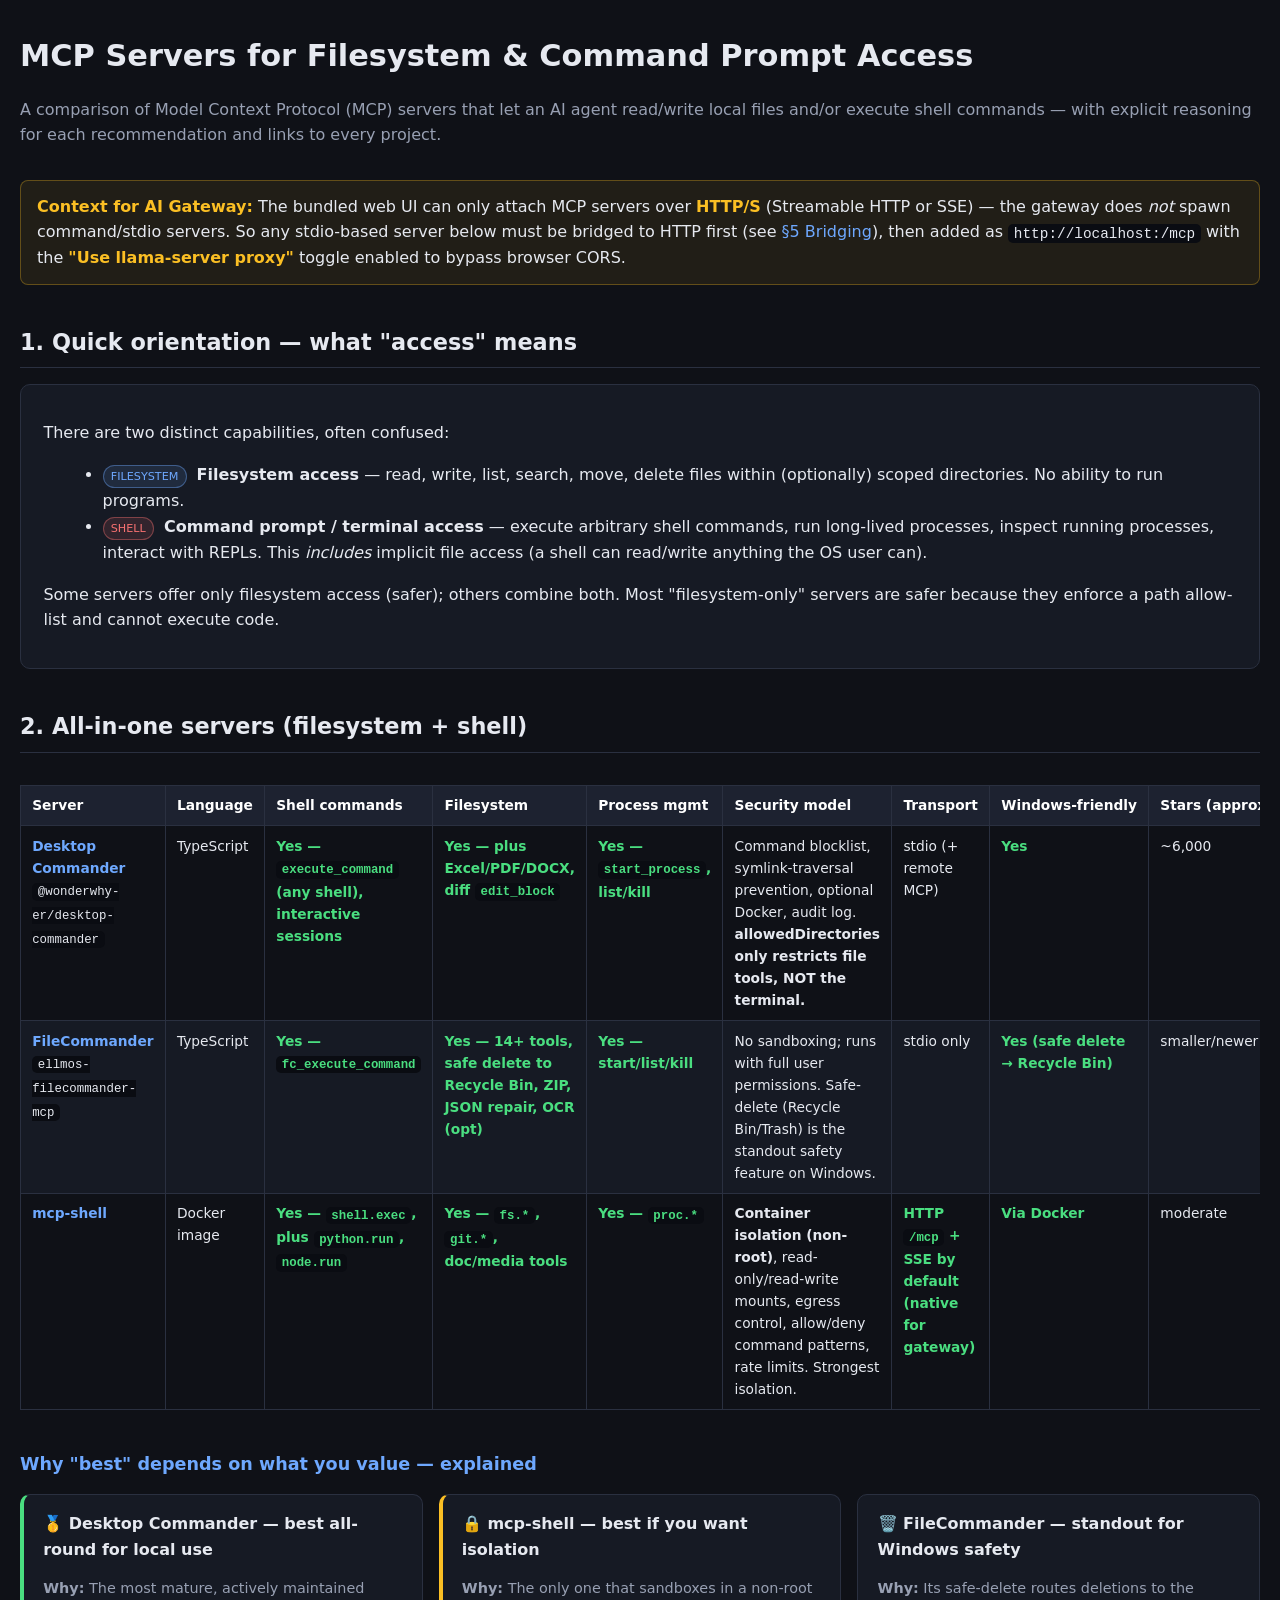
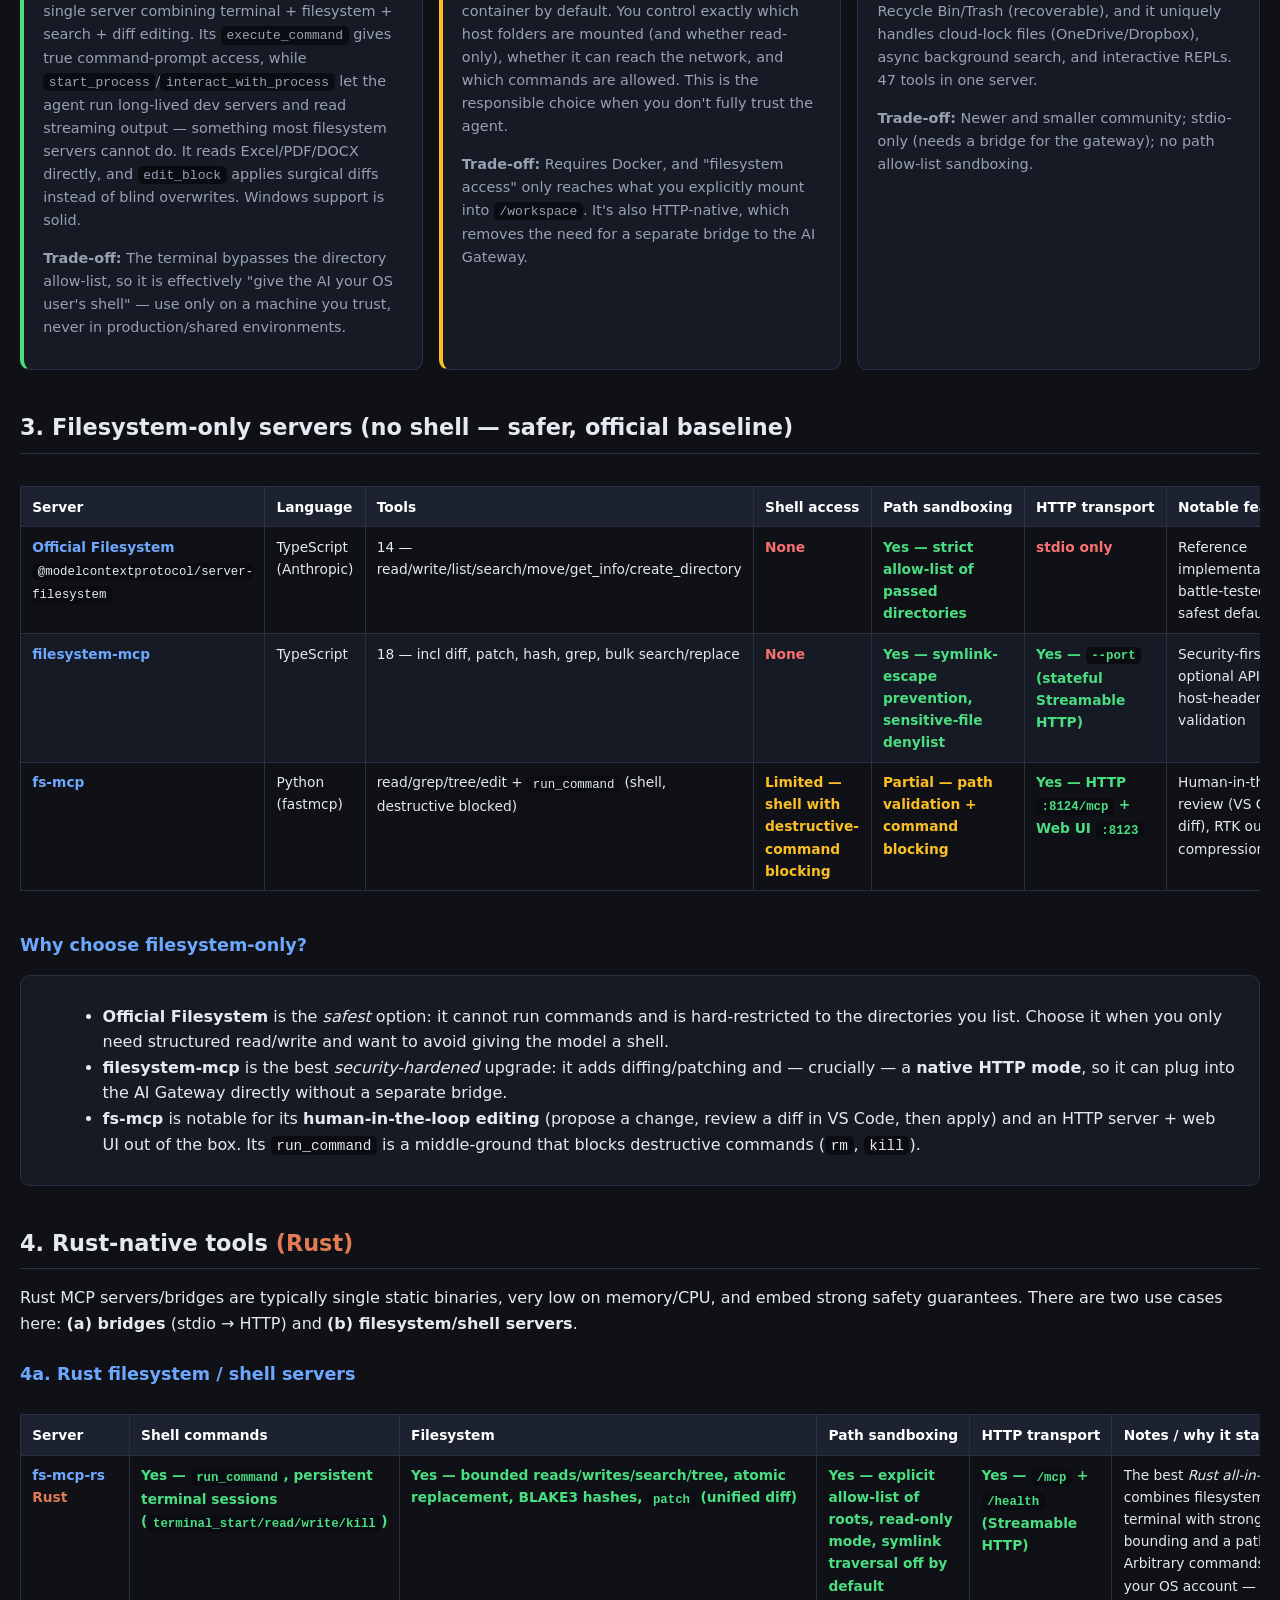
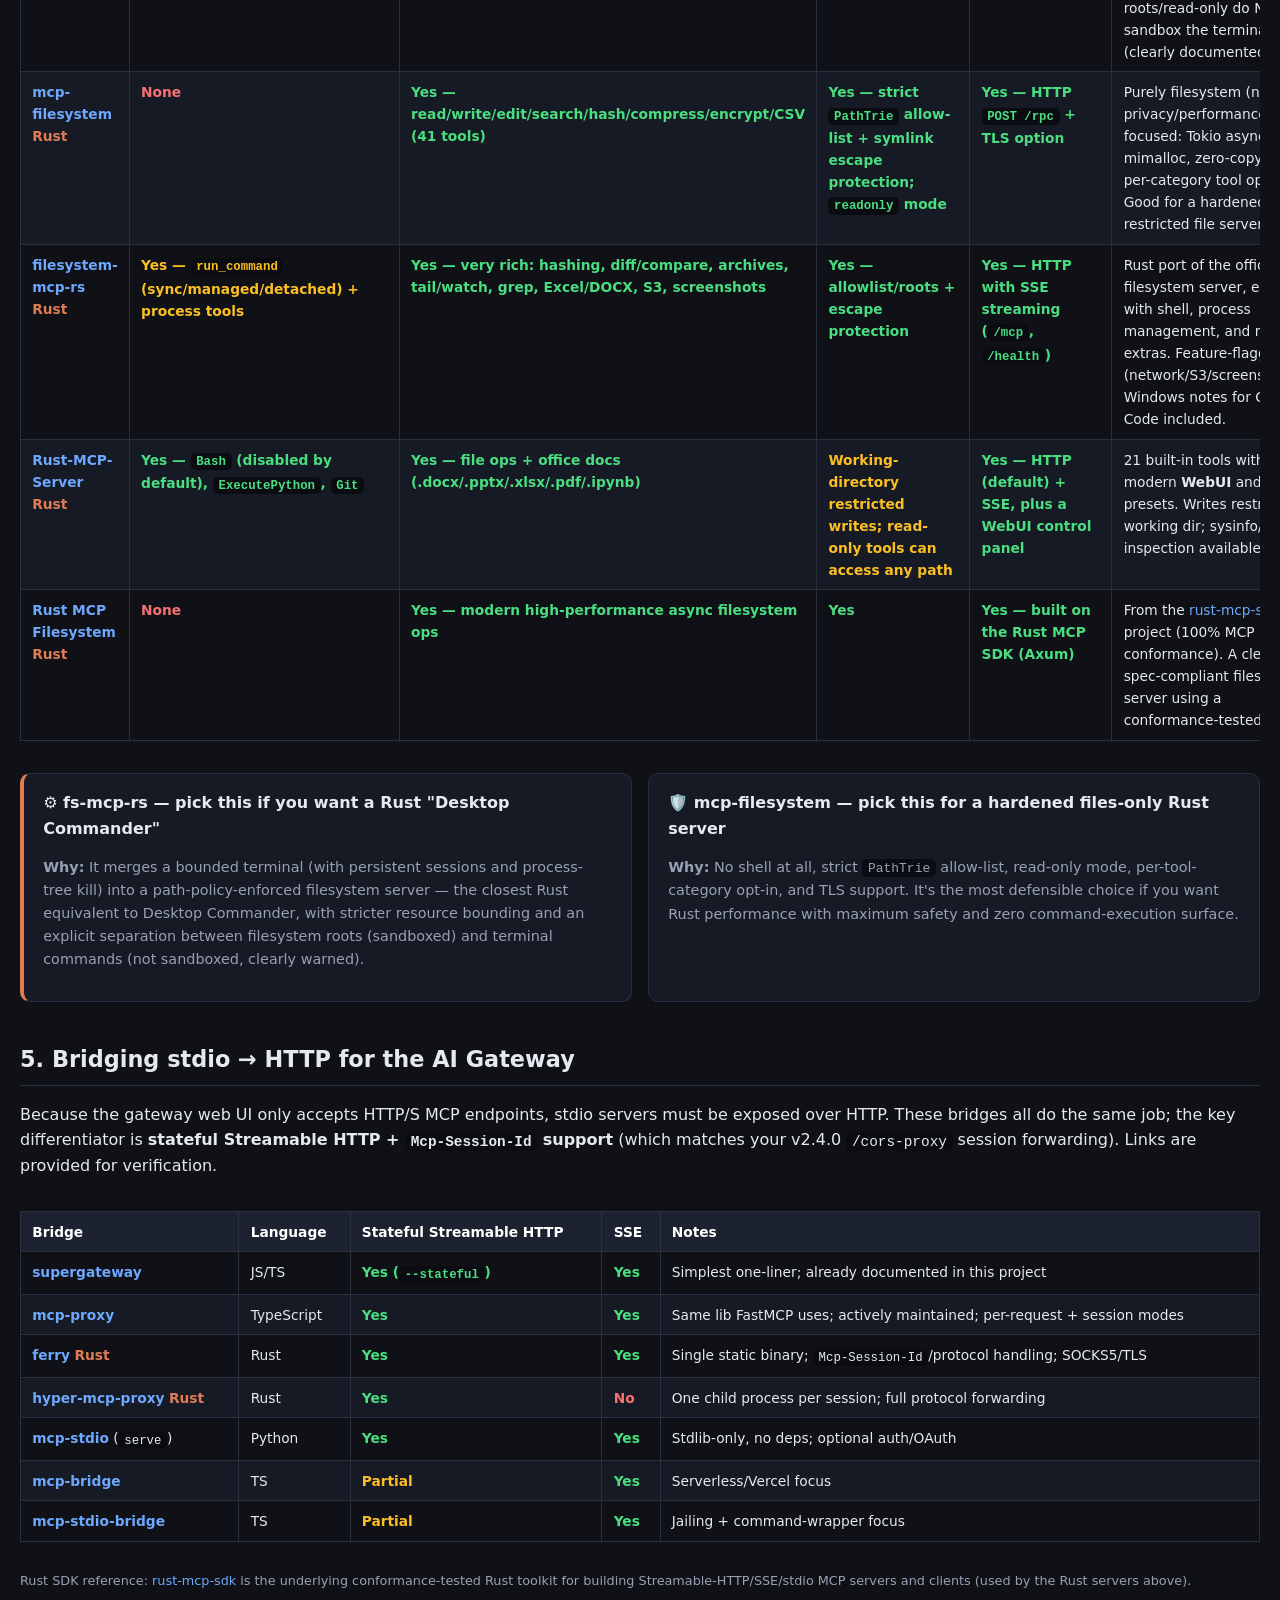
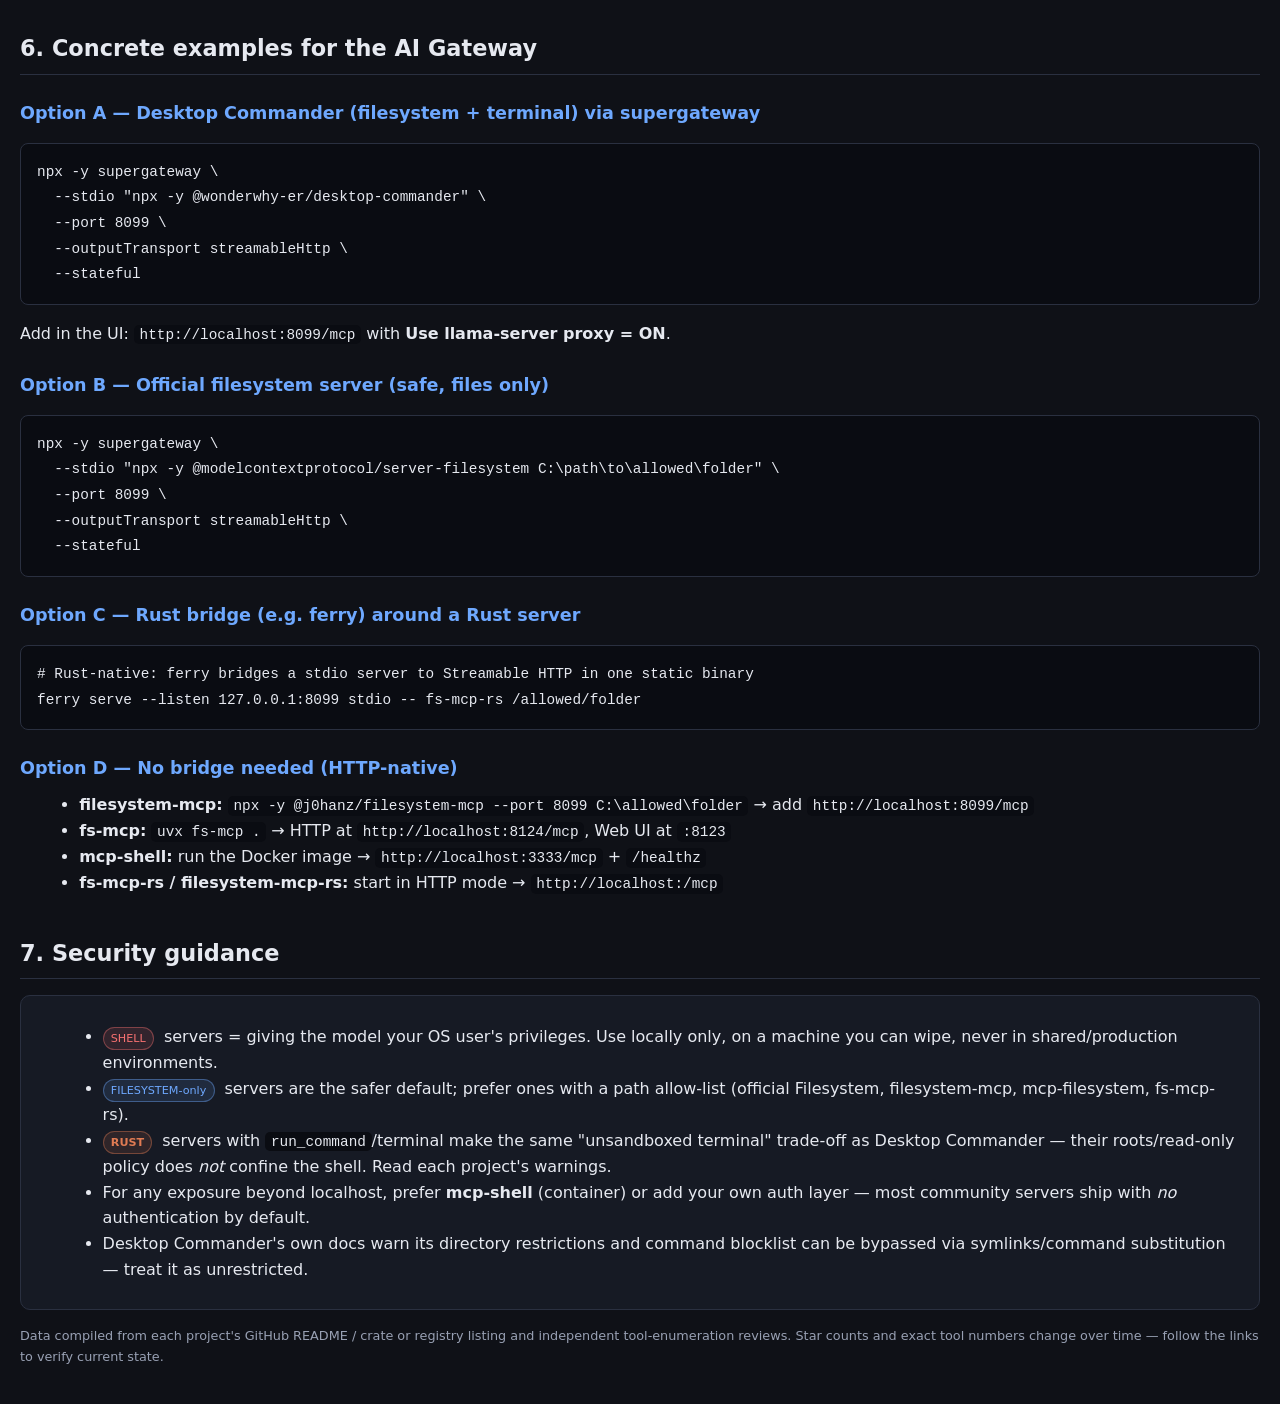
<file: mcp-servers-comparison.html>
<!DOCTYPE html>
<html lang="en">
<head>
<meta charset="UTF-8">
<meta name="viewport" content="width=device-width, initial-scale=1.0">
<title>MCP Servers — Filesystem & Command Prompt Access Comparison</title>
<style>
  :root {
    --bg: #0f1117;
    --panel: #161a24;
    --panel-2: #1d2230;
    --border: #2a3040;
    --text: #e6e9f0;
    --muted: #98a0b3;
    --accent: #6ea8fe;
    --good: #4ade80;
    --warn: #fbbf24;
    --bad: #f87171;
    --code-bg: #0a0c12;
  }
  * { box-sizing: border-box; }
  body {
    margin: 0;
    font-family: "Segoe UI", system-ui, -apple-system, Roboto, Helvetica, Arial, sans-serif;
    background: var(--bg);
    color: var(--text);
    line-height: 1.6;
    padding: 2rem 1rem;
  }
  .wrap { max-width: 1240px; margin: 0 auto; }
  h1 { margin: 0 0 .25rem; font-size: 1.9rem; }
  h2 { margin: 2.5rem 0 1rem; font-size: 1.4rem; border-bottom: 1px solid var(--border); padding-bottom: .4rem; }
  h3 { margin: 1.5rem 0 .6rem; font-size: 1.1rem; color: var(--accent); }
  p, li { color: var(--text); }
  a { color: var(--accent); text-decoration: none; }
  a:hover { text-decoration: underline; }
  .subtitle { color: var(--muted); margin-bottom: 2rem; }
  .panel { background: var(--panel); border: 1px solid var(--border); border-radius: 10px; padding: 1.2rem 1.4rem; margin: 1rem 0; }
  code, pre { font-family: "Cascadia Code", "JetBrains Mono", Consolas, monospace; }
  code { background: var(--code-bg); padding: .1rem .35rem; border-radius: 5px; font-size: .9em; }
  pre { background: var(--code-bg); padding: 1rem; border-radius: 8px; overflow-x: auto; border: 1px solid var(--border); }
  pre code { background: none; padding: 0; }
  .rust { color: #e07b53; font-weight: 600; }
  .table-scroll { overflow-x: auto; }
  table { border-collapse: collapse; width: 100%; margin: 1rem 0; font-size: .86rem; }
  th, td { border: 1px solid var(--border); padding: .55rem .7rem; text-align: left; vertical-align: top; }
  th { background: var(--panel-2); color: #fff; white-space: nowrap; }
  tr:nth-child(even) td { background: var(--panel); }
  .y { color: var(--good); font-weight: 600; }
  .n { color: var(--bad); font-weight: 600; }
  .p { color: var(--warn); font-weight: 600; }
  .tag { display: inline-block; font-size: .7rem; padding: .1rem .45rem; border-radius: 99px; border: 1px solid var(--border); color: var(--muted); margin-right: .3rem; white-space: nowrap; }
  .tag.shell { background: rgba(248,113,113,.12); color: var(--bad); border-color: rgba(248,113,113,.4); }
  .tag.fs { background: rgba(110,168,254,.12); color: var(--accent); border-color: rgba(110,168,254,.4); }
  .tag.http { background: rgba(74,222,128,.12); color: var(--good); border-color: rgba(74,222,128,.4); }
  .tag.rust { background: rgba(224,123,83,.12); color: #e07b53; border-color: rgba(224,123,83,.4); }
  .card-grid { display: grid; grid-template-columns: repeat(auto-fit, minmax(300px, 1fr)); gap: 1rem; margin: 1rem 0; }
  .card { background: var(--panel); border: 1px solid var(--border); border-radius: 10px; padding: 1rem 1.2rem; }
  .card h4 { margin: 0 0 .5rem; }
  .best { border-left: 4px solid var(--good); }
  .cautious { border-left: 4px solid var(--warn); }
  .rusty { border-left: 4px solid #e07b53; }
  .why { color: var(--muted); font-size: .9rem; }
  ul { margin: .5rem 0 .5rem 1.2rem; }
  .note { background: rgba(251,191,36,.08); border: 1px solid rgba(251,191,36,.3); border-radius: 8px; padding: .8rem 1rem; margin: 1rem 0; }
  .note strong { color: var(--warn); }
  .small { font-size: .8rem; color: var(--muted); }
  .gh { opacity: .85; font-size: .82em; }
</style>
</head>
<body>
<div class="wrap">

  <h1>MCP Servers for Filesystem & Command Prompt Access</h1>
  <p class="subtitle">A comparison of Model Context Protocol (MCP) servers that let an AI agent read/write local files and/or execute shell commands — with explicit reasoning for each recommendation and links to every project.</p>

  <div class="note">
    <strong>Context for AI Gateway:</strong> The bundled web UI can only attach MCP servers over <strong>HTTP/S</strong> (Streamable HTTP or SSE) — the gateway does <em>not</em> spawn command/stdio servers. So any stdio-based server below must be bridged to HTTP first (see <a href="#bridging">§5 Bridging</a>), then added as <code>http://localhost:<port>/mcp</code> with the <strong>"Use llama-server proxy"</strong> toggle enabled to bypass browser CORS.
  </div>

  <h2>1. Quick orientation — what "access" means</h2>
  <div class="panel">
    <p>There are two distinct capabilities, often confused:</p>
    <ul>
      <li><span class="tag fs">FILESYSTEM</span> <strong>Filesystem access</strong> — read, write, list, search, move, delete files within (optionally) scoped directories. No ability to run programs.</li>
      <li><span class="tag shell">SHELL</span> <strong>Command prompt / terminal access</strong> — execute arbitrary shell commands, run long-lived processes, inspect running processes, interact with REPLs. This <em>includes</em> implicit file access (a shell can read/write anything the OS user can).</li>
    </ul>
    <p>Some servers offer only filesystem access (safer); others combine both. Most "filesystem-only" servers are safer because they enforce a path allow-list and cannot execute code.</p>
  </div>

  <h2>2. All-in-one servers (filesystem + shell)</h2>
  <div class="table-scroll">
  <table>
    <thead>
      <tr>
        <th>Server</th>
        <th>Language</th>
        <th>Shell commands</th>
        <th>Filesystem</th>
        <th>Process mgmt</th>
        <th>Security model</th>
        <th>Transport</th>
        <th>Windows-friendly</th>
        <th>Stars (approx)</th>
      </tr>
    </thead>
    <tbody>
      <tr>
        <td><strong><a href="https://github.com/wonderwhy-er/DesktopCommanderMCP" target="_blank">Desktop Commander</a></strong><br><code>@wonderwhy-er/desktop-commander</code></td>
        <td>TypeScript</td>
        <td class="y">Yes — <code>execute_command</code> (any shell), interactive sessions</td>
        <td class="y">Yes — plus Excel/PDF/DOCX, diff <code>edit_block</code></td>
        <td class="y">Yes — <code>start_process</code>, list/kill</td>
        <td>Command blocklist, symlink-traversal prevention, optional Docker, audit log. <strong>allowedDirectories only restricts file tools, NOT the terminal.</strong></td>
        <td>stdio (+ remote MCP)</td>
        <td class="y">Yes</td>
        <td>~6,000</td>
      </tr>
      <tr>
        <td><strong><a href="https://github.com/ellmos-ai/ellmos-filecommander-mcp" target="_blank">FileCommander</a></strong><br><code>ellmos-filecommander-mcp</code></td>
        <td>TypeScript</td>
        <td class="y">Yes — <code>fc_execute_command</code></td>
        <td class="y">Yes — 14+ tools, safe delete to Recycle Bin, ZIP, JSON repair, OCR (opt)</td>
        <td class="y">Yes — start/list/kill</td>
        <td>No sandboxing; runs with full user permissions. Safe-delete (Recycle Bin/Trash) is the standout safety feature on Windows.</td>
        <td>stdio only</td>
        <td class="y">Yes (safe delete → Recycle Bin)</td>
        <td>smaller/newer</td>
      </tr>
      <tr>
        <td><strong><a href="https://github.com/gaspardpetit/mcp-shell" target="_blank">mcp-shell</a></strong></td>
        <td>Docker image</td>
        <td class="y">Yes — <code>shell.exec</code>, plus <code>python.run</code>, <code>node.run</code></td>
        <td class="y">Yes — <code>fs.*</code>, <code>git.*</code>, doc/media tools</td>
        <td class="y">Yes — <code>proc.*</code></td>
        <td><strong>Container isolation (non-root)</strong>, read-only/read-write mounts, egress control, allow/deny command patterns, rate limits. Strongest isolation.</td>
        <td class="y">HTTP <code>/mcp</code> + SSE by default (native for gateway)</td>
        <td class="y">Via Docker</td>
        <td>moderate</td>
      </tr>
    </tbody>
  </table>
  </div>

  <h3>Why "best" depends on what you value — explained</h3>
  <div class="card-grid">
    <div class="card best">
      <h4>🥇 Desktop Commander — best all-round for local use</h4>
      <p class="why"><strong>Why:</strong> The most mature, actively maintained single server combining terminal + filesystem + search + diff editing. Its <code>execute_command</code> gives true command-prompt access, while <code>start_process</code>/<code>interact_with_process</code> let the agent run long-lived dev servers and read streaming output — something most filesystem servers cannot do. It reads Excel/PDF/DOCX directly, and <code>edit_block</code> applies surgical diffs instead of blind overwrites. Windows support is solid.</p>
      <p class="why"><strong>Trade-off:</strong> The terminal bypasses the directory allow-list, so it is effectively "give the AI your OS user's shell" — use only on a machine you trust, never in production/shared environments.</p>
    </div>
    <div class="card cautious">
      <h4>🔒 mcp-shell — best if you want isolation</h4>
      <p class="why"><strong>Why:</strong> The only one that sandboxes in a non-root container by default. You control exactly which host folders are mounted (and whether read-only), whether it can reach the network, and which commands are allowed. This is the responsible choice when you don't fully trust the agent.</p>
      <p class="why"><strong>Trade-off:</strong> Requires Docker, and "filesystem access" only reaches what you explicitly mount into <code>/workspace</code>. It's also HTTP-native, which removes the need for a separate bridge to the AI Gateway.</p>
    </div>
    <div class="card">
      <h4>🗑️ FileCommander — standout for Windows safety</h4>
      <p class="why"><strong>Why:</strong> Its safe-delete routes deletions to the Recycle Bin/Trash (recoverable), and it uniquely handles cloud-lock files (OneDrive/Dropbox), async background search, and interactive REPLs. 47 tools in one server.</p>
      <p class="why"><strong>Trade-off:</strong> Newer and smaller community; stdio-only (needs a bridge for the gateway); no path allow-list sandboxing.</p>
    </div>
  </div>

  <h2>3. Filesystem-only servers (no shell — safer, official baseline)</h2>
  <div class="table-scroll">
  <table>
    <thead>
      <tr>
        <th>Server</th>
        <th>Language</th>
        <th>Tools</th>
        <th>Shell access</th>
        <th>Path sandboxing</th>
        <th>HTTP transport</th>
        <th>Notable features</th>
      </tr>
    </thead>
    <tbody>
      <tr>
        <td><strong><a href="https://github.com/modelcontextprotocol/servers/tree/main/src/filesystem" target="_blank">Official Filesystem</a></strong><br><code>@modelcontextprotocol/server-filesystem</code></td>
        <td>TypeScript (Anthropic)</td>
        <td>14 — read/write/list/search/move/get_info/create_directory</td>
        <td class="n">None</td>
        <td class="y">Yes — strict allow-list of passed directories</td>
        <td class="n">stdio only</td>
        <td>Reference implementation, battle-tested, safest default</td>
      </tr>
      <tr>
        <td><strong><a href="https://github.com/j0hanz/filesystem-mcp" target="_blank">filesystem-mcp</a></strong></td>
        <td>TypeScript</td>
        <td>18 — incl diff, patch, hash, grep, bulk search/replace</td>
        <td class="n">None</td>
        <td class="y">Yes — symlink-escape prevention, sensitive-file denylist</td>
        <td class="y">Yes — <code>--port</code> (stateful Streamable HTTP)</td>
        <td>Security-first, optional API key, host-header validation</td>
      </tr>
      <tr>
        <td><strong><a href="https://pypi.org/project/fs-mcp/" target="_blank">fs-mcp</a></strong></td>
        <td>Python (fastmcp)</td>
        <td>read/grep/tree/edit + <code>run_command</code> (shell, destructive blocked)</td>
        <td class="p">Limited — shell with destructive-command blocking</td>
        <td class="p">Partial — path validation + command blocking</td>
        <td class="y">Yes — HTTP <code>:8124/mcp</code> + Web UI <code>:8123</code></td>
        <td>Human-in-the-loop review (VS Code diff), RTK output compression</td>
      </tr>
    </tbody>
  </table>
  </div>

  <h3>Why choose filesystem-only?</h3>
  <div class="panel">
    <ul>
      <li><strong>Official Filesystem</strong> is the <em>safest</em> option: it cannot run commands and is hard-restricted to the directories you list. Choose it when you only need structured read/write and want to avoid giving the model a shell.</li>
      <li><strong>filesystem-mcp</strong> is the best <em>security-hardened</em> upgrade: it adds diffing/patching and — crucially — a <strong>native HTTP mode</strong>, so it can plug into the AI Gateway directly without a separate bridge.</li>
      <li><strong>fs-mcp</strong> is notable for its <strong>human-in-the-loop editing</strong> (propose a change, review a diff in VS Code, then apply) and an HTTP server + web UI out of the box. Its <code>run_command</code> is a middle-ground that blocks destructive commands (<code>rm</code>, <code>kill</code>).</li>
    </ul>
  </div>

  <h2>4. Rust-native tools <span class="rust">(Rust)</span></h2>
  <p>Rust MCP servers/bridges are typically single static binaries, very low on memory/CPU, and embed strong safety guarantees. There are two use cases here: <strong>(a) bridges</strong> (stdio → HTTP) and <strong>(b) filesystem/shell servers</strong>.</p>

  <h3>4a. Rust filesystem / shell servers</h3>
  <div class="table-scroll">
  <table>
    <thead>
      <tr>
        <th>Server</th>
        <th>Shell commands</th>
        <th>Filesystem</th>
        <th>Path sandboxing</th>
        <th>HTTP transport</th>
        <th>Notes / why it stands out</th>
      </tr>
    </thead>
    <tbody>
      <tr>
        <td><strong><a href="https://github.com/nihmadev/fs-mcp-rs" target="_blank">fs-mcp-rs</a></strong> <span class="rust">Rust</span></td>
        <td class="y">Yes — <code>run_command</code>, persistent terminal sessions (<code>terminal_start/read/write/kill</code>)</td>
        <td class="y">Yes — bounded reads/writes/search/tree, atomic replacement, BLAKE3 hashes, <code>patch</code> (unified diff)</td>
        <td class="y">Yes — explicit allow-list of roots, read-only mode, symlink traversal off by default</td>
        <td class="y">Yes — <code>/mcp</code> + <code>/health</code> (Streamable HTTP)</td>
        <td>The best <em>Rust all-in-one</em>: combines filesystem <strong>and</strong> terminal with strong bounding and a path policy. Arbitrary commands run as your OS account — roots/read-only do NOT sandbox the terminal (clearly documented).</td>
      </tr>
      <tr>
        <td><strong><a href="https://docs.rs/mcp-filesystem/latest" target="_blank">mcp-filesystem</a></strong> <span class="rust">Rust</span></td>
        <td class="n">None</td>
        <td class="y">Yes — read/write/edit/search/hash/compress/encrypt/CSV (41 tools)</td>
        <td class="y">Yes — strict <code>PathTrie</code> allow-list + symlink escape protection; <code>readonly</code> mode</td>
        <td class="y">Yes — HTTP <code>POST /rpc</code> + TLS option</td>
        <td>Purely filesystem (no shell), privacy/performance focused: Tokio async I/O, mimalloc, zero-copy reads, per-category tool opt-in. Good for a hardened, restricted file server.</td>
      </tr>
      <tr>
        <td><strong><a href="https://crates.io/crates/filesystem-mcp-rs" target="_blank">filesystem-mcp-rs</a></strong> <span class="rust">Rust</span></td>
        <td class="p">Yes — <code>run_command</code> (sync/managed/detached) + process tools</td>
        <td class="y">Yes — very rich: hashing, diff/compare, archives, tail/watch, grep, Excel/DOCX, S3, screenshots</td>
        <td class="y">Yes — allowlist/roots + escape protection</td>
        <td class="y">Yes — HTTP with SSE streaming (<code>/mcp</code>, <code>/health</code>)</td>
        <td>Rust port of the official filesystem server, extended with shell, process management, and many extras. Feature-flagged (network/S3/screenshot). Windows notes for Claude Code included.</td>
      </tr>
      <tr>
        <td><strong><a href="https://github.com/yuunnn-w/Rust-MCP-Server" target="_blank">Rust-MCP-Server</a></strong> <span class="rust">Rust</span></td>
        <td class="y">Yes — <code>Bash</code> (disabled by default), <code>ExecutePython</code>, <code>Git</code></td>
        <td class="y">Yes — file ops + office docs (.docx/.pptx/.xlsx/.pdf/.ipynb)</td>
        <td class="p">Working-directory restricted writes; read-only tools can access any path</td>
        <td class="y">Yes — HTTP (default) + SSE, plus a WebUI control panel</td>
        <td>21 built-in tools with a modern <strong>WebUI</strong> and tool presets. Writes restricted to working dir; sysinfo/process inspection available.</td>
      </tr>
      <tr>
        <td><strong><a href="https://github.com/rust-mcp-stack/rust-mcp-filesystem" target="_blank">Rust MCP Filesystem</a></strong> <span class="rust">Rust</span></td>
        <td class="n">None</td>
        <td class="y">Yes — modern high-performance async filesystem ops</td>
        <td class="y">Yes</td>
        <td class="y">Yes — built on the Rust MCP SDK (Axum)</td>
        <td>From the <a href="https://github.com/rust-mcp-stack/rust-mcp-sdk" target="_blank">rust-mcp-sdk</a> project (100% MCP conformance). A clean, spec-compliant filesystem server using a conformance-tested SDK.</td>
      </tr>
    </tbody>
  </table>
  </div>

  <div class="card-grid">
    <div class="card rusty">
      <h4>⚙️ fs-mcp-rs — pick this if you want a Rust "Desktop Commander"</h4>
      <p class="why"><strong>Why:</strong> It merges a bounded terminal (with persistent sessions and process-tree kill) into a path-policy-enforced filesystem server — the closest Rust equivalent to Desktop Commander, with stricter resource bounding and an explicit separation between filesystem roots (sandboxed) and terminal commands (not sandboxed, clearly warned).</p>
    </div>
    <div class="card">
      <h4>🛡️ mcp-filesystem — pick this for a hardened files-only Rust server</h4>
      <p class="why"><strong>Why:</strong> No shell at all, strict <code>PathTrie</code> allow-list, read-only mode, per-tool-category opt-in, and TLS support. It's the most defensible choice if you want Rust performance with maximum safety and zero command-execution surface.</p>
    </div>
  </div>

  <h2 id="bridging">5. Bridging stdio → HTTP for the AI Gateway</h2>
  <p>Because the gateway web UI only accepts HTTP/S MCP endpoints, stdio servers must be exposed over HTTP. These bridges all do the same job; the key differentiator is <strong>stateful Streamable HTTP + <code>Mcp-Session-Id</code> support</strong> (which matches your v2.4.0 <code>/cors-proxy</code> session forwarding). Links are provided for verification.</p>
  <div class="table-scroll">
  <table>
    <thead>
      <tr>
        <th>Bridge</th>
        <th>Language</th>
        <th>Stateful Streamable HTTP</th>
        <th>SSE</th>
        <th>Notes</th>
      </tr>
    </thead>
    <tbody>
      <tr>
        <td><strong><a href="https://github.com/supercorp-ai/supergateway" target="_blank">supergateway</a></strong></td>
        <td>JS/TS</td>
        <td class="y">Yes (<code>--stateful</code>)</td>
        <td class="y">Yes</td>
        <td>Simplest one-liner; already documented in this project</td>
      </tr>
      <tr>
        <td><strong><a href="https://github.com/punkpeye/mcp-proxy" target="_blank">mcp-proxy</a></strong></td>
        <td>TypeScript</td>
        <td class="y">Yes</td>
        <td class="y">Yes</td>
        <td>Same lib FastMCP uses; actively maintained; per-request + session modes</td>
      </tr>
      <tr>
        <td><strong><a href="https://github.com/jpetrucciani/ferry" target="_blank">ferry</a></strong> <span class="rust">Rust</span></td>
        <td>Rust</td>
        <td class="y">Yes</td>
        <td class="y">Yes</td>
        <td>Single static binary; <code>Mcp-Session-Id</code>/protocol handling; SOCKS5/TLS</td>
      </tr>
      <tr>
        <td><strong><a href="https://github.com/hyper-mcp-rs/hyper-mcp-proxy" target="_blank">hyper-mcp-proxy</a></strong> <span class="rust">Rust</span></td>
        <td>Rust</td>
        <td class="y">Yes</td>
        <td class="n">No</td>
        <td>One child process per session; full protocol forwarding</td>
      </tr>
      <tr>
        <td><strong><a href="https://pypi.org/project/mcp-stdio/" target="_blank">mcp-stdio</a></strong> (<code>serve</code>)</td>
        <td>Python</td>
        <td class="y">Yes</td>
        <td class="y">Yes</td>
        <td>Stdlib-only, no deps; optional auth/OAuth</td>
      </tr>
      <tr>
        <td><strong><a href="https://github.com/brrock/mcp-bridge" target="_blank">mcp-bridge</a></strong></td>
        <td>TS</td>
        <td class="p">Partial</td>
        <td class="y">Yes</td>
        <td>Serverless/Vercel focus</td>
      </tr>
      <tr>
        <td><strong><a href="https://github.com/hackagadget/mcp-stdio-bridge" target="_blank">mcp-stdio-bridge</a></strong></td>
        <td>TS</td>
        <td class="p">Partial</td>
        <td class="y">Yes</td>
        <td>Jailing + command-wrapper focus</td>
      </tr>
    </tbody>
  </table>
  </div>

  <p class="small">Rust SDK reference: <a href="https://github.com/rust-mcp-stack/rust-mcp-sdk" target="_blank">rust-mcp-sdk</a> is the underlying conformance-tested Rust toolkit for building Streamable-HTTP/SSE/stdio MCP servers and clients (used by the Rust servers above).</p>

  <h2>6. Concrete examples for the AI Gateway</h2>
  <h3>Option A — Desktop Commander (filesystem + terminal) via supergateway</h3>
  <pre><code>npx -y supergateway \
  --stdio "npx -y @wonderwhy-er/desktop-commander" \
  --port 8099 \
  --outputTransport streamableHttp \
  --stateful</code></pre>
  <p>Add in the UI: <code>http://localhost:8099/mcp</code> with <strong>Use llama-server proxy = ON</strong>.</p>

  <h3>Option B — Official filesystem server (safe, files only)</h3>
  <pre><code>npx -y supergateway \
  --stdio "npx -y @modelcontextprotocol/server-filesystem C:\path\to\allowed\folder" \
  --port 8099 \
  --outputTransport streamableHttp \
  --stateful</code></pre>

  <h3>Option C — Rust bridge (e.g. ferry) around a Rust server</h3>
  <pre><code># Rust-native: ferry bridges a stdio server to Streamable HTTP in one static binary
ferry serve --listen 127.0.0.1:8099 stdio -- fs-mcp-rs /allowed/folder</code></pre>

  <h3>Option D — No bridge needed (HTTP-native)</h3>
  <ul>
    <li><strong>filesystem-mcp:</strong> <code>npx -y @j0hanz/filesystem-mcp --port 8099 C:\allowed\folder</code> → add <code>http://localhost:8099/mcp</code></li>
    <li><strong>fs-mcp:</strong> <code>uvx fs-mcp .</code> → HTTP at <code>http://localhost:8124/mcp</code>, Web UI at <code>:8123</code></li>
    <li><strong>mcp-shell:</strong> run the Docker image → <code>http://localhost:3333/mcp</code> + <code>/healthz</code></li>
    <li><strong>fs-mcp-rs / filesystem-mcp-rs:</strong> start in HTTP mode → <code>http://localhost:<port>/mcp</code></li>
  </ul>

  <h2>7. Security guidance</h2>
  <div class="panel">
    <ul>
      <li><span class="tag shell">SHELL</span> servers = giving the model your OS user's privileges. Use locally only, on a machine you can wipe, never in shared/production environments.</li>
      <li><span class="tag fs">FILESYSTEM-only</span> servers are the safer default; prefer ones with a path allow-list (official Filesystem, filesystem-mcp, mcp-filesystem, fs-mcp-rs).</li>
      <li><span class="tag rust">RUST</span> servers with <code>run_command</code>/terminal make the same "unsandboxed terminal" trade-off as Desktop Commander — their roots/read-only policy does <em>not</em> confine the shell. Read each project's warnings.</li>
      <li>For any exposure beyond localhost, prefer <strong>mcp-shell</strong> (container) or add your own auth layer — most community servers ship with <em>no</em> authentication by default.</li>
      <li>Desktop Commander's own docs warn its directory restrictions and command blocklist can be bypassed via symlinks/command substitution — treat it as unrestricted.</li>
    </ul>
  </div>

  <p class="small">Data compiled from each project's GitHub README / crate or registry listing and independent tool-enumeration reviews. Star counts and exact tool numbers change over time — follow the links to verify current state.</p>

</div>
</body>
</html>
</file>
